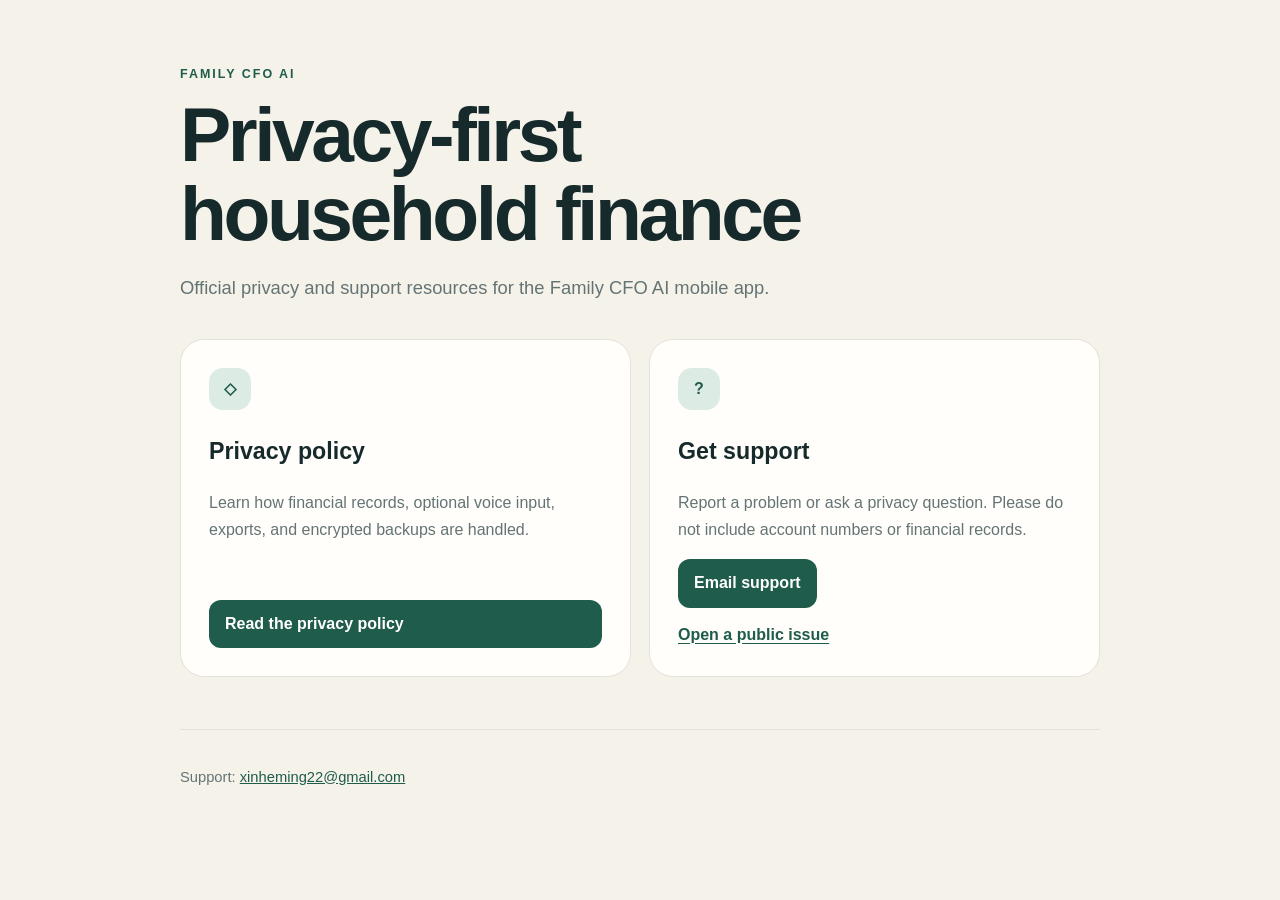
<file: index.html>
<!doctype html>
<html lang="en">
  <head>
    <meta charset="utf-8" />
    <meta name="viewport" content="width=device-width, initial-scale=1" />
    <meta name="description" content="Official privacy and support resources for Family CFO AI." />
    <title>Family CFO AI — Privacy & Support</title>
    <link rel="stylesheet" href="./styles.css" />
  </head>
  <body>
    <main class="shell">
      <header class="hero">
        <p class="eyebrow">FAMILY CFO AI</p>
        <h1>Privacy-first household finance</h1>
        <p class="lede">Official privacy and support resources for the Family CFO AI mobile app.</p>
      </header>

      <section class="card-grid" aria-label="Resources">
        <article class="card">
          <p class="card-icon" aria-hidden="true">◇</p>
          <h2>Privacy policy</h2>
          <p>Learn how financial records, optional voice input, exports, and encrypted backups are handled.</p>
          <a class="button" href="./privacy-policy.html">Read the privacy policy</a>
        </article>

        <article class="card">
          <p class="card-icon" aria-hidden="true">?</p>
          <h2>Get support</h2>
          <p>Report a problem or ask a privacy question. Please do not include account numbers or financial records.</p>
          <div class="actions">
            <a class="button" href="mailto:xinheming22@gmail.com">Email support</a>
            <a class="text-link" href="https://github.com/Xinlucy391/Family_CFO_AI_Support/issues">Open a public issue</a>
          </div>
        </article>
      </section>

      <footer>
        <p>Support: <a href="mailto:xinheming22@gmail.com">xinheming22@gmail.com</a></p>
      </footer>
    </main>
  </body>
</html>
</file>
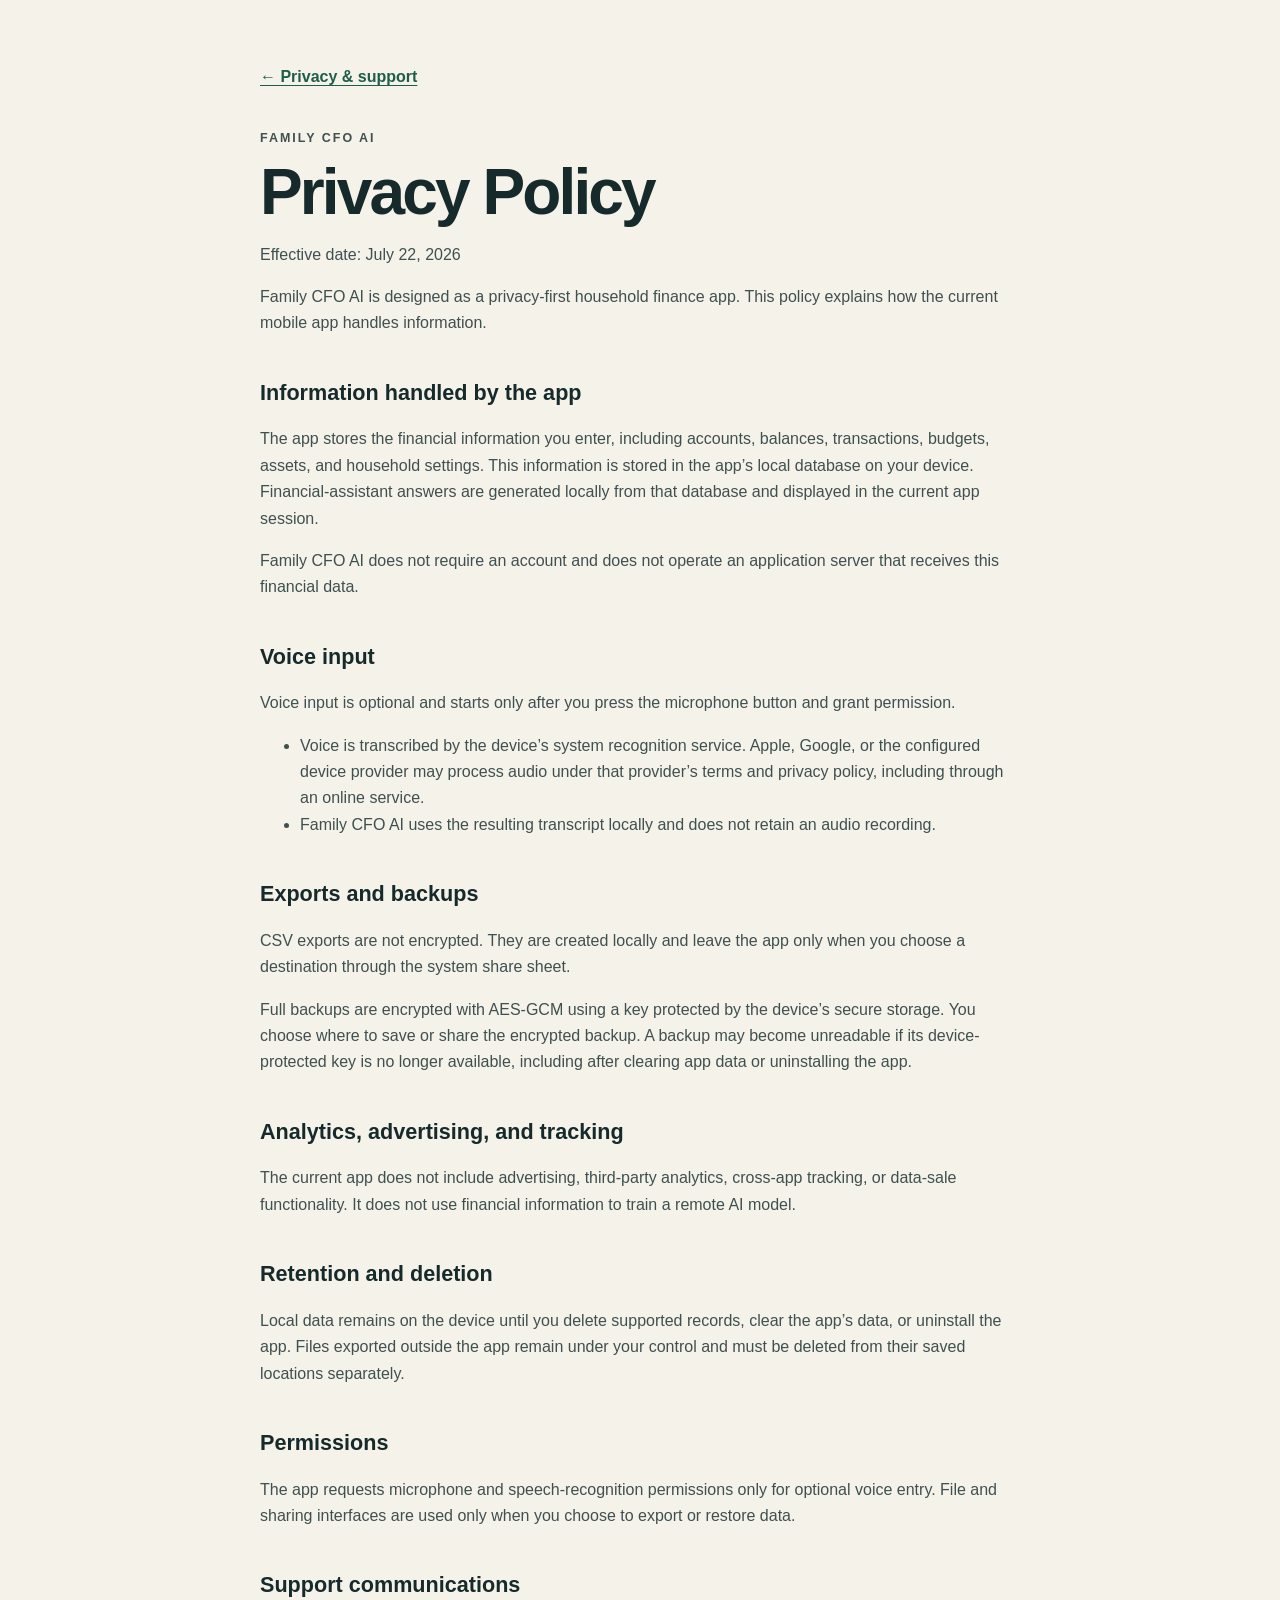
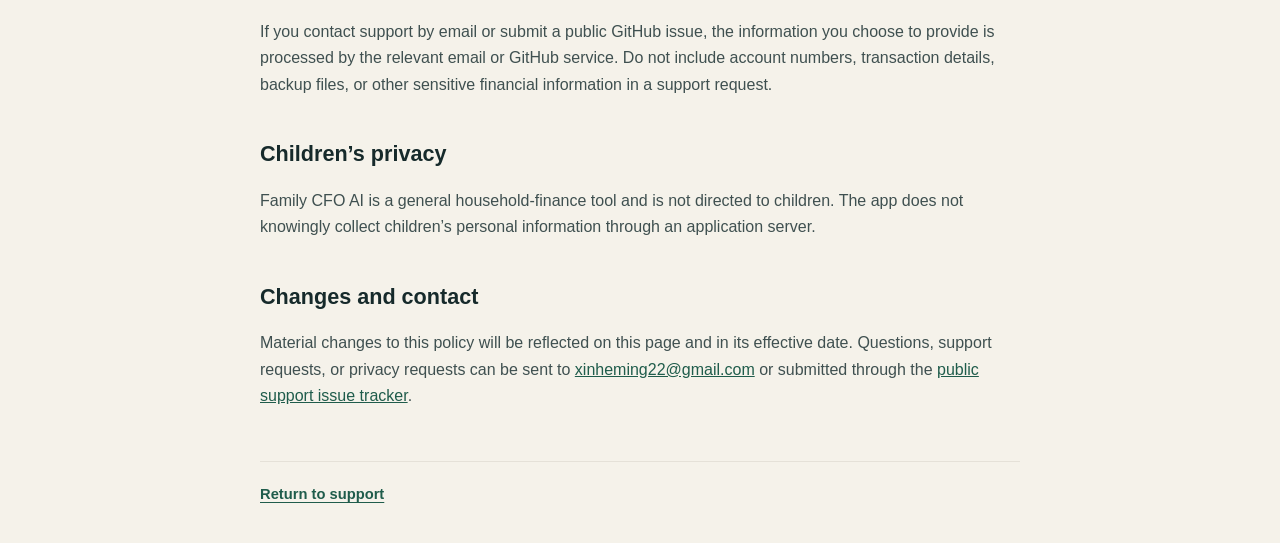
<file: privacy-policy.html>
<!doctype html>
<html lang="en">
  <head>
    <meta charset="utf-8" />
    <meta name="viewport" content="width=device-width, initial-scale=1" />
    <meta name="description" content="Privacy policy for the Family CFO AI mobile app." />
    <title>Privacy Policy — Family CFO AI</title>
    <link rel="stylesheet" href="./styles.css" />
  </head>
  <body>
    <main class="shell policy">
      <nav><a class="text-link" href="./">← Privacy & support</a></nav>
      <p class="eyebrow">FAMILY CFO AI</p>
      <h1>Privacy Policy</h1>
      <p class="effective">Effective date: July 22, 2026</p>

      <p>Family CFO AI is designed as a privacy-first household finance app. This policy explains how the current mobile app handles information.</p>

      <h2>Information handled by the app</h2>
      <p>The app stores the financial information you enter, including accounts, balances, transactions, budgets, assets, and household settings. This information is stored in the app’s local database on your device. Financial-assistant answers are generated locally from that database and displayed in the current app session.</p>
      <p>Family CFO AI does not require an account and does not operate an application server that receives this financial data.</p>

      <h2>Voice input</h2>
      <p>Voice input is optional and starts only after you press the microphone button and grant permission.</p>
      <ul>
        <li>Voice is transcribed by the device’s system recognition service. Apple, Google, or the configured device provider may process audio under that provider’s terms and privacy policy, including through an online service.</li>
        <li>Family CFO AI uses the resulting transcript locally and does not retain an audio recording.</li>
      </ul>

      <h2>Exports and backups</h2>
      <p>CSV exports are not encrypted. They are created locally and leave the app only when you choose a destination through the system share sheet.</p>
      <p>Full backups are encrypted with AES-GCM using a key protected by the device’s secure storage. You choose where to save or share the encrypted backup. A backup may become unreadable if its device-protected key is no longer available, including after clearing app data or uninstalling the app.</p>

      <h2>Analytics, advertising, and tracking</h2>
      <p>The current app does not include advertising, third-party analytics, cross-app tracking, or data-sale functionality. It does not use financial information to train a remote AI model.</p>

      <h2>Retention and deletion</h2>
      <p>Local data remains on the device until you delete supported records, clear the app’s data, or uninstall the app. Files exported outside the app remain under your control and must be deleted from their saved locations separately.</p>

      <h2>Permissions</h2>
      <p>The app requests microphone and speech-recognition permissions only for optional voice entry. File and sharing interfaces are used only when you choose to export or restore data.</p>

      <h2>Support communications</h2>
      <p>If you contact support by email or submit a public GitHub issue, the information you choose to provide is processed by the relevant email or GitHub service. Do not include account numbers, transaction details, backup files, or other sensitive financial information in a support request.</p>

      <h2>Children’s privacy</h2>
      <p>Family CFO AI is a general household-finance tool and is not directed to children. The app does not knowingly collect children’s personal information through an application server.</p>

      <h2>Changes and contact</h2>
      <p>Material changes to this policy will be reflected on this page and in its effective date. Questions, support requests, or privacy requests can be sent to <a href="mailto:xinheming22@gmail.com">xinheming22@gmail.com</a> or submitted through the <a href="https://github.com/Xinlucy391/Family_CFO_AI_Support/issues">public support issue tracker</a>.</p>

      <footer>
        <a class="text-link" href="./">Return to support</a>
      </footer>
    </main>
  </body>
</html>
</file>
<file: styles.css>
:root {
  color-scheme: light;
  --ink: #162a2b;
  --muted: #647475;
  --cream: #f5f2ea;
  --card: #fffefa;
  --green: #1f5c4b;
  --mint: #dcebe4;
  --line: #e5e1d8;
}

* { box-sizing: border-box; }

body {
  margin: 0;
  background: var(--cream);
  color: var(--ink);
  font-family: -apple-system, BlinkMacSystemFont, "Segoe UI", sans-serif;
  line-height: 1.65;
}

a { color: var(--green); }

.shell {
  width: min(920px, calc(100% - 32px));
  margin: 0 auto;
  padding: 64px 0 36px;
}

.hero { max-width: 680px; margin-bottom: 36px; }
.eyebrow { margin: 0 0 10px; color: var(--green); font-size: 0.78rem; font-weight: 800; letter-spacing: 0.16em; }
h1 { margin: 0; font-size: clamp(2.3rem, 7vw, 4.8rem); line-height: 1.04; letter-spacing: -0.045em; }
.lede { max-width: 620px; color: var(--muted); font-size: 1.15rem; }

.card-grid { display: grid; grid-template-columns: repeat(2, minmax(0, 1fr)); gap: 18px; }
.card { display: flex; min-height: 320px; flex-direction: column; padding: 28px; border: 1px solid var(--line); border-radius: 24px; background: var(--card); }
.card-icon { display: grid; width: 42px; height: 42px; margin: 0; place-items: center; border-radius: 14px; background: var(--mint); color: var(--green); font-weight: 900; }
.card h2 { margin: 22px 0 4px; font-size: 1.45rem; }
.card p:not(.card-icon) { color: var(--muted); }
.actions { display: flex; margin-top: auto; flex-direction: column; align-items: flex-start; gap: 14px; }
.button { display: inline-block; margin-top: auto; padding: 11px 16px; border-radius: 12px; background: var(--green); color: white; font-weight: 750; text-decoration: none; }
.actions .button { margin-top: 0; }
.text-link { font-weight: 700; text-underline-offset: 3px; }

.policy { max-width: 760px; }
.policy nav { margin-bottom: 38px; }
.policy h1 { font-size: clamp(2.25rem, 7vw, 4rem); }
.policy h2 { margin: 38px 0 8px; font-size: 1.35rem; }
.policy p, .policy li { color: #3f5050; }
.effective { color: var(--muted); }
footer { margin-top: 52px; padding-top: 20px; border-top: 1px solid var(--line); color: var(--muted); font-size: 0.92rem; }

@media (max-width: 680px) {
  .shell { padding-top: 38px; }
  .card-grid { grid-template-columns: 1fr; }
  .card { min-height: 280px; }
}
</file>
